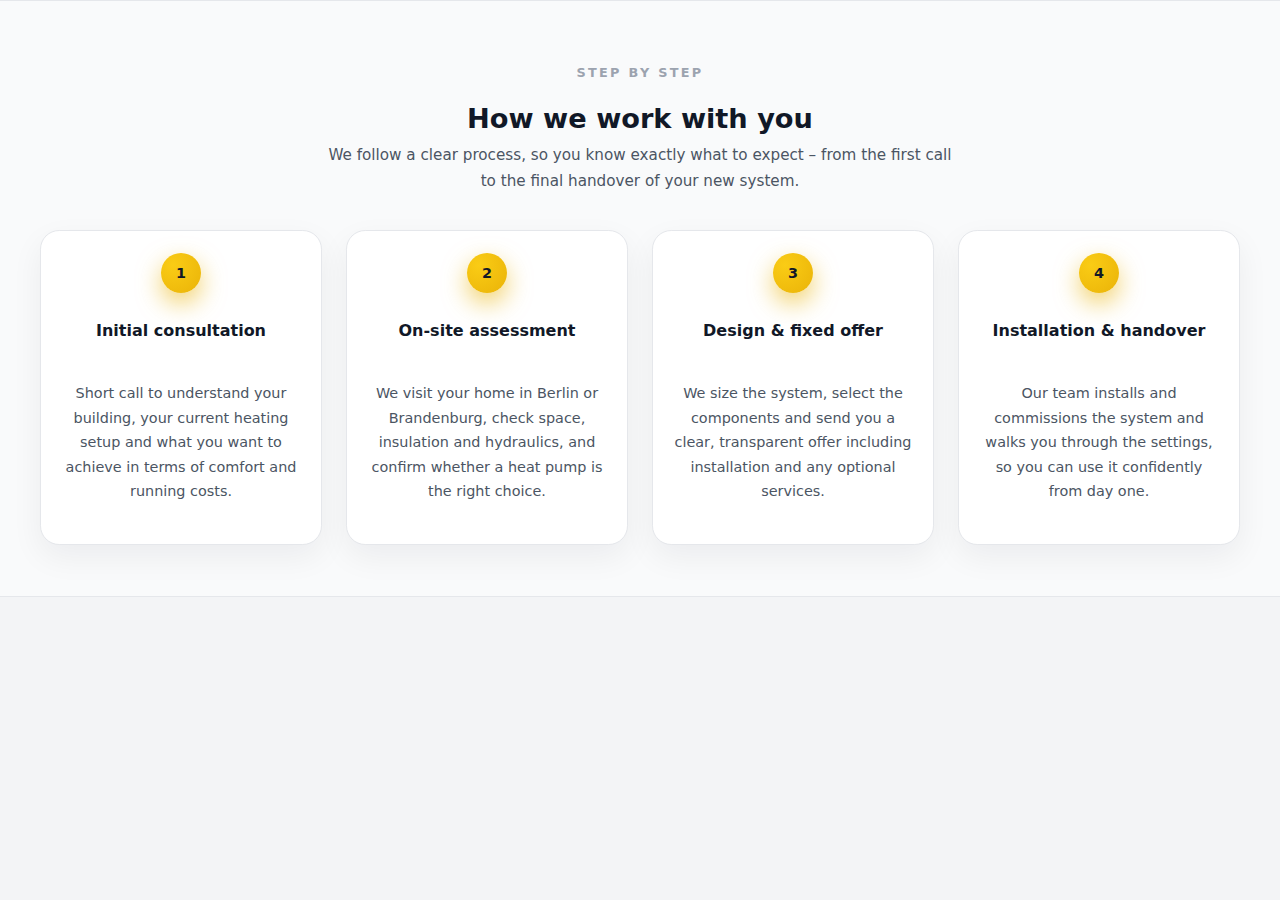
<file: test.html>
<html lang="en">
<head>
  <meta charset="UTF-8">
  <title>Partner Test</title>
  <style>
    body {
      margin: 0;
      font-family: system-ui, -apple-system, BlinkMacSystemFont, "Segoe UI", sans-serif;
      background: #f3f4f6;
    }

    /* ----- Partner-Section ----- */

    /* ----- Process Section (How we work) ----- */

.process {
  background-color: #f9fafb;
  border-top: 1px solid #e5e7eb;
  border-bottom: 1px solid #e5e7eb;
  padding: 3.2rem 0;
}

.process-inner {
  max-width: 1200px;
  margin: 0 auto;
  padding: 0 1.5rem;
  text-align: center;
}

/* kleiner Label-Text oben */
.process-kicker {
  font-size: 0.8rem;
  font-weight: 600;
  letter-spacing: 0.18em;
  text-transform: uppercase;
  color: #9ca3af;
  margin-bottom: 0.4rem;
}

/* Haupttitel */
.process-title {
  font-size: 1.7rem;
  font-weight: 600;
  color: #111827;
  margin-bottom: 0.6rem;
}

/* Einleitungstext, zentriert und begrenzt */
.process-intro {
  max-width: 640px;
  margin: 0 auto 2.2rem auto;
  color: #4b5563;
  font-size: 0.95rem;
  line-height: 1.7;
}

/* Grid mit 4 Steps */
.process-grid {
  display: grid;
  grid-template-columns: repeat(4, minmax(0, 1fr));
  gap: 1.5rem;
}

/* einzelne Step-Karte */
.process-card {
  background-color: #ffffff;
  border-radius: 1.2rem;
  padding: 1.4rem 1.2rem 1.6rem;
  border: 1px solid #e5e7eb;
  box-shadow: 0 12px 32px rgba(15, 23, 42, 0.06);
  display: flex;
  flex-direction: column;
  align-items: center;
  gap: 0.7rem;
  transition: transform 0.15s ease, box-shadow 0.15s ease, border-color 0.15s ease;
}

.process-card:hover {
  transform: translateY(-4px);
  box-shadow: 0 20px 45px rgba(15, 23, 42, 0.10);
  border-color: #d1d5db;
}

/* Icon oben – runder Badge */
.process-icon {
  width: 40px;
  height: 40px;
  border-radius: 999px;
  background: radial-gradient(circle at 30% 30%, #facc15, #eab308);
  display: inline-flex;
  align-items: center;
  justify-content: center;
  box-shadow: 0 10px 25px rgba(234, 179, 8, 0.6);
}

.process-icon span {
  font-size: 0.9rem;
  font-weight: 700;
  color: #111827;
}

/* Überschrift des Steps */
.process-card-title {
  font-size: 1rem;
  font-weight: 600;
  color: #111827;
}

/* Step-Text */
.process-card-text {
  font-size: 0.9rem;
  line-height: 1.7;
  color: #4b5563;
}

  </style>
</head>
<body>

  <section class="process" id="process">
    <div class="process-inner">
      <p class="process-kicker">Step by step</p>
      <h2 class="process-title">How we work with you</h2>
      <p class="process-intro">
        We follow a clear process, so you know exactly what to expect – from the first call to the final handover of your new system.
      </p>

      <div class="process-grid">
        <!-- Step 1 -->
        <article class="process-card">
          <div class="process-icon">
            <span>1</span>
          </div>
          <h3 class="process-card-title">Initial consultation</h3>
          <p class="process-card-text">
            Short call to understand your building, your current heating setup and what you want to achieve in terms of comfort and running costs.
          </p>
        </article>

        <!-- Step 2 -->
        <article class="process-card">
          <div class="process-icon">
            <span>2</span>
          </div>
          <h3 class="process-card-title">On-site assessment</h3>
          <p class="process-card-text">
            We visit your home in Berlin or Brandenburg, check space, insulation and hydraulics, and confirm whether a heat pump is the right choice.
          </p>
        </article>

        <!-- Step 3 -->
        <article class="process-card">
          <div class="process-icon">
            <span>3</span>
          </div>
          <h3 class="process-card-title">Design & fixed offer</h3>
          <p class="process-card-text">
            We size the system, select the components and send you a clear, transparent offer including installation and any optional services.
          </p>
        </article>

        <!-- Step 4 -->
        <article class="process-card">
          <div class="process-icon">
            <span>4</span>
          </div>
          <h3 class="process-card-title">Installation & handover</h3>
          <p class="process-card-text">
            Our team installs and commissions the system and walks you through the settings, so you can use it confidently from day one.
          </p>
        </article>
      </div>
    </div>
  </section>


</body>
</html>
</file>
